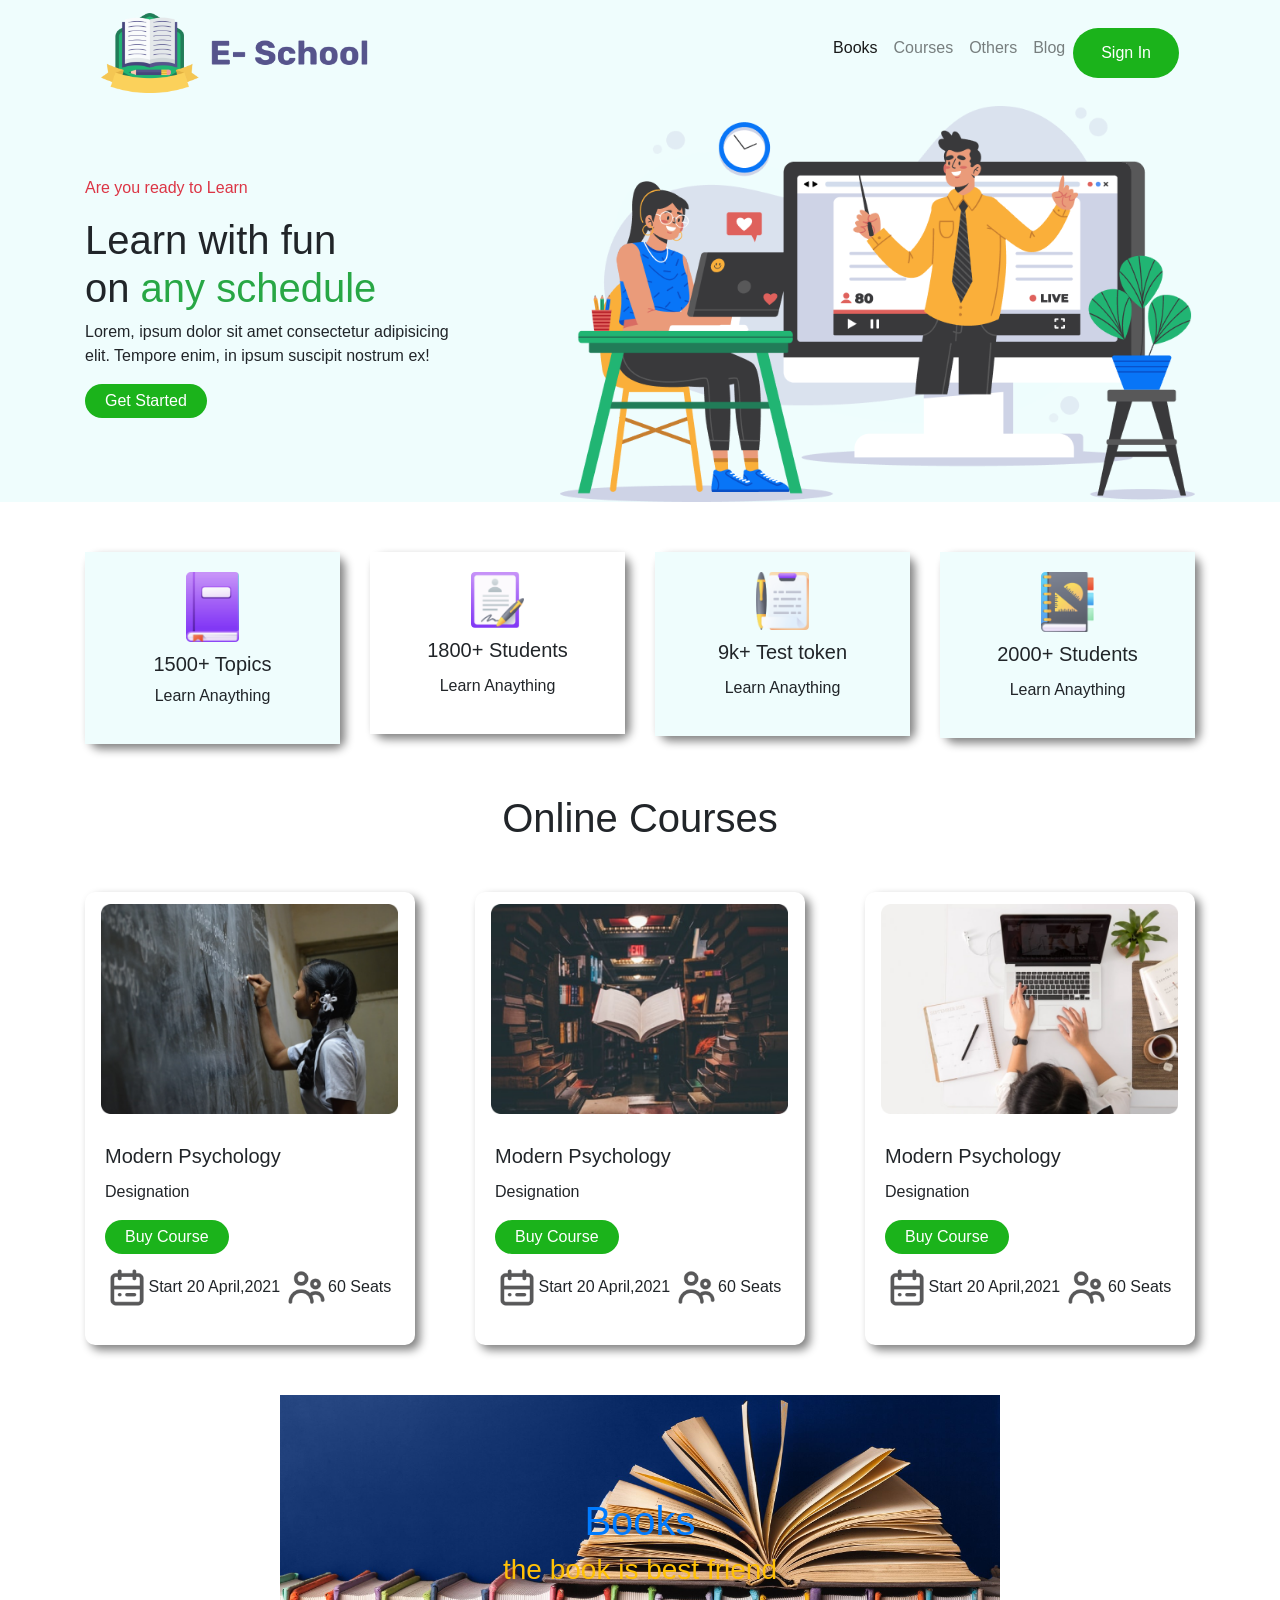
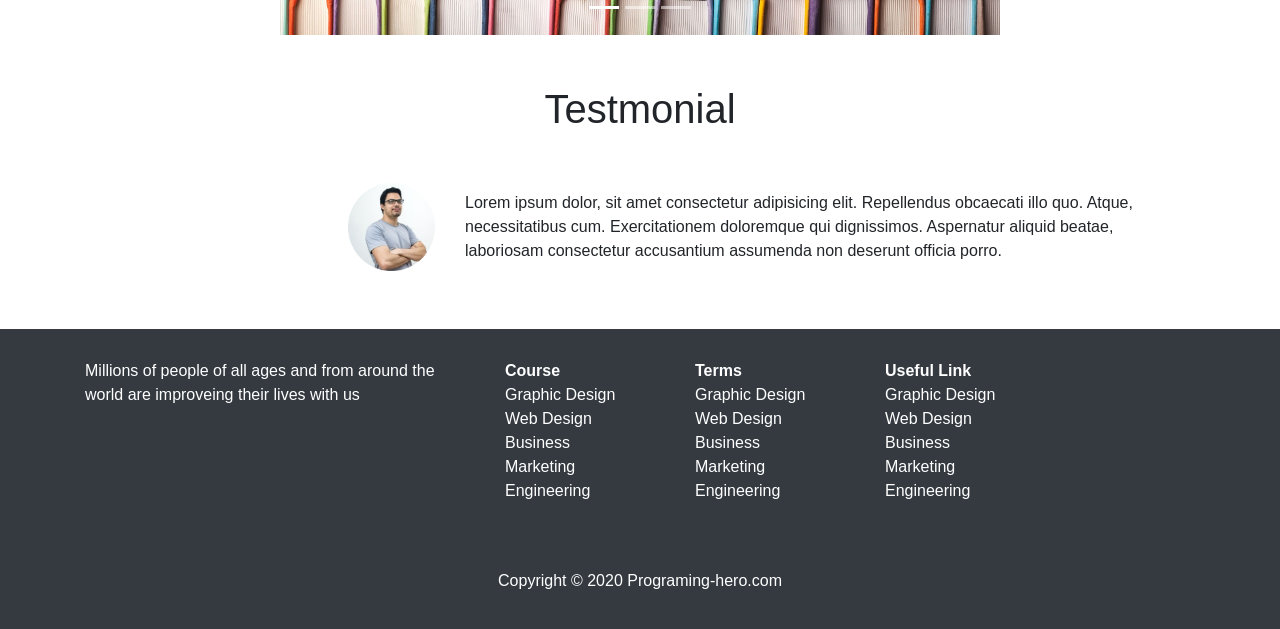
<file: index.html>
<!DOCTYPE html>
<html lang="en">
<head>
    <meta charset="UTF-8">
    <meta name="viewport" content="width=device-width, initial-scale=1.0">
    <title>E school</title>
    <link rel="stylesheet" href="https://stackpath.bootstrapcdn.com/bootstrap/4.5.0/css/bootstrap.min.css" integrity="sha384-9aIt2nRpC12Uk9gS9baDl411NQApFmC26EwAOH8WgZl5MYYxFfc+NcPb1dKGj7Sk" crossorigin="anonymous">
    <link rel="stylesheet" href="style.css">
    <link rel="shortcut icon" href="images/ICON/fab icon.png" type="image/x-icon">
</head>
<body>
    <div class="background-color">
        <div class="container">
            <nav class="navbar navbar-expand-lg navbar-light">
                <img class="navbar-brand img-fluid w-25" src="images/ICON/Logo.png" alt="">   
                <button class="navbar-toggler" type="button" data-toggle="collapse" data-target="#navbarText" aria-controls="navbarText" aria-expanded="false" aria-label="Toggle navigation">
                  <span class="navbar-toggler-icon"></span>
                </button>
                <div class="collapse navbar-collapse" id="navbarText">
                  <ul class="navbar-nav ml-auto">
                    <li class="nav-item active">
                      <a class="nav-link" href="#books">Books<span class="sr-only">(current)</span></a>
                    </li>
                    <li class="nav-item">
                      <a class="nav-link" href="#courses">Courses</a>
                    </li>
                    <li class="nav-item">
                      <a class="nav-link" href="#others">Others</a>
                    </li>
                    <li class="nav-item">
                        <a class="nav-link" href="#blog">Blog</a>
                      </li>
                      <li class="nav-item sign-button">
                        <a class="nav-link text-white" href="#">Sign In</a>
                      </li>
                  </ul>
                </div>
              </nav>
        </div>
    </div>
    

    <!--learn section-->
    <div class="background-color margin-between-two-area">
        <div class="container">
            <div class="row">
                <div class="col-12 col-sm-12 col-md-6 col-lg-5 col-xl-5">
                    <div class="get-started-area">
                        <p class="text-danger">Are you ready to Learn</p>
                        <h1>Learn with fun <br> on <span class="text-success">any schedule</span> </h1>
                        <p>Lorem, ipsum dolor sit amet consectetur adipisicing <br> elit. Tempore enim, in ipsum suscipit nostrum ex!</p>
                        <button class="sign-button">Get Started</button>
    
                    </div>
                   
                </div>
                <div class="col-12 col-sm-12 col-md-6 col-lg-7 col-xl-7 ">
                    <img class="img-fluid" src="images/Photos/Illustration.png" alt="">
                </div>
            </div>
        </div>
    </div>
    <!--catagory section-->
    <div  class="margin-between-two-area">
        <div class="container">
            <div class="row">
                <div class="col-12 col-sm-12 col-md-6 col-lg-4 col-xl-3">
                  <div class="card">
                    <div class="card-body background-color">
                      <img class="img-fluid w-25 rounded mx-auto d-block" src="images/ICON/book.png" alt="">
                      <h5 class="d-flex justify-content-center">1500+ Topics</h5>
                      <p class="d-flex justify-content-center">Learn Anaything</p>
                    </div>
                  </div>
                </div>
                <div class="col-12 col-sm-12 col-md-6 col-lg-4 col-xl-3">
                  <div class="card">
                    <div class="card-body bg-white" id="student-card">
                        <img class="img-fluid w-25 rounded mx-auto d-block" src="images/ICON/Student.png" alt="">
                      <h5 class="card-title d-flex justify-content-center">1800+ Students</h5>
                      <p class="d-flex justify-content-center">Learn Anaything</p>
                    </div>
                  </div>
                </div>
                    <div class="col-12 col-sm-12 col-md-6 col-lg-4 col-xl-3">
                      <div class="card">
                        <div class="card-body background-color">
                            <img class="img-fluid w-25 rounded mx-auto d-block" src="images/ICON/Test.png" alt="">
                          <h5 class="card-title d-flex justify-content-center">9k+ Test token</h5>
                          <p class="d-flex justify-content-center">Learn Anaything</p>
                        </div>
                      </div>
                  </div>
                  <div class="col-12 col-sm-12 col-md-6 col-lg-4 col-xl-3 ">
                    <div class="card ">
                      <div class="card-body background-color">
                        <img class="img-fluid w-25 rounded mx-auto d-block" src="images/ICON/Students.png" alt="">
                        <h5 class="card-title d-flex justify-content-center">2000+ Students</h5>
                        <p class="d-flex justify-content-center">Learn Anaything</p>
                      </div>
                    </div>
                </div>
              </div>
        </div>
        
    </div>
    <!--online courses area-->
    <div class="container margin-between-two-area courses" id="courses">
        <div>
            <h1 class="text-center margin-between-two-area courses">Online Courses</h1>
        </div>
        <div class="row">
            <div class="card-deck">
                <div class="col-12 col-sm-12 col-md-6 col-lg-4">
                    <div class="card">
                        <img class="img-fluid w- courses-img" src="images/Photos/Morder pyschology.png" class="card-img-top" alt="...">
                        <div class="card-body">
                          <h5 class="card-title">Modern Psychology</h5>
                          <p class="card-text">Designation</p>
                          <button class="sign-button">Buy Course</button>
                          <div class="calender-top-margin">
                            <p><img class="calender-icon" src="images/ICON/calendar.png" alt="">Start 20 April,2021 <span ><img class="img-fluid calender-icon" src="images/ICON/people.png" alt=""></span>60 Seats</p>
                          </div>
                          
                        </div>
                      </div>
                </div>
                <div class="col-12 col-sm-12 col-md-6 col-lg-4">
                  <div class="card">
                    <img class="img-fluid w- courses-img" src="images/Photos/Morder psyc.png" class="card-img-top" alt="...">
                    <div class="card-body">
                      <h5 class="card-title">Modern Psychology</h5>
                      <p class="card-text">Designation</p>
                      <button class="sign-button">Buy Course</button>
                      <div class="calender-top-margin">
                        <p><img class="calender-icon" src="images/ICON/calendar.png" alt="">Start 20 April,2021 <span ><img class="img-fluid calender-icon" src="images/ICON/people.png" alt=""></span>60 Seats</p>
                      </div>
                      
                    </div>
                  </div>
                </div>
                <div class="col-12 col-sm-12 col-md-6 col-lg-4">
                  <div class="card">
                    <img class="img-fluid w- courses-img" src="images/Photos/Morder pychons.png" class="card-img-top" alt="...">
                    <div class="card-body">
                      <h5 class="card-title">Modern Psychology</h5>
                      <p class="card-text">Designation</p>
                      <button class="sign-button">Buy Course</button>
                      <div class="calender-top-margin">
                        <p><img class="calender-icon" src="images/ICON/calendar.png" alt="">Start 20 April,2021 <span ><img class="img-fluid calender-icon" src="images/ICON/people.png" alt=""></span>60 Seats</p>
                      </div>
                      
                    </div>
                  </div>
                </div>
              </div>
        </div>
      
    </div>
    <!--casouel area-->
    <div class="container margin-between-two-area">
      <div id="carouselExampleCaptions" class="carousel slide" data-ride="carousel">
          <ol class="carousel-indicators">
            <li data-target="#carouselExampleCaptions" data-slide-to="0" class="active"></li>
            <li data-target="#carouselExampleCaptions" data-slide-to="1"></li>
            <li data-target="#carouselExampleCaptions" data-slide-to="2"></li>
          </ol>
          <div class="carousel-inner">
            <div class="carousel-item active">
              <img class="img-fluid" id="carsoul-image" src="images/books.jpg " class="d-block w-100" alt="...">
              <div class="carousel-caption d-none d-md-block">
                <h1 class="text-primary">Books</h1>
                <h3 class="text-warning">the book is best friend</h3>
              </div>
            </div>
            <div class="carousel-item">
              <img class="img-fluid" id="carsoul-image" src="images/hard work.jpeg" class="d-block w-100" alt="...">
              <div class="carousel-caption d-none d-md-block">
                  <h1 class="text-primary">Hard Work</h1>
                  <h3 class="text-success">Do or Do not There is no try</h3>
              </div>
            </div>
            <div class="carousel-item">
              <img class="img-fluid" id="carsoul-image" src="images/study.jpg" class="d-block w-100" alt="...">
              <div class="carousel-caption d-none d-md-block">
                  <h1 class="text-primary">Study</h1>
                  <h3 class="text-warning">Hard work will never Dissapointed you</h3>
              </div>
            </div>
          </div>
          <a class="carousel-control-prev" href="#carouselExampleCaptions" role="button" data-slide="prev">
            <span class="carousel-control-prev-icon" aria-hidden="true"></span>
            <span class="sr-only">Previous</span>
          </a>
          <a class="carousel-control-next" href="#carouselExampleCaptions" role="button" data-slide="next">
            <span class="carousel-control-next-icon" aria-hidden="true"></span>
            <span class="sr-only">Next</span>
          </a>
        </div>
  </div>

    <!--Testmonial area-->
    <div class="container margin-between-two-area courses" id="blog">
      <div>
        <h1 class="text-center margin-between-two-area courses" id="others">Testmonial</h1>
      </div>
      <div class="row">
        <div class="col-12 col-sm-12 col-md-4 col-lg-4">
          <img class="img-fluid w-25 d-flex ml-auto" src="images/Photos/Man.png" alt="">
        </div>
        <div class="col-12 col-sm-12 col-md-9 col-lg-8">
          <p class="texmonial-paragraph">Lorem ipsum dolor, sit amet consectetur adipisicing elit. Repellendus obcaecati illo quo. Atque, necessitatibus cum. Exercitationem doloremque qui dignissimos. Aspernatur aliquid beatae, laboriosam consectetur accusantium assumenda non deserunt officia porro.</p>
        </div>
      </div>
    </div>


    <!--footer area-->
    <div class="bg-dark" id="footer-bg">
      <div class="container" id="blog">
        <div class="row ">
          <div class="col-12 col-sm-6 col-md-6 col-lg-6 col-xl-4 ">
            <p class="text-white footer-element ">Millions of people of all ages and from around the world are improveing their lives with us</p>
          </div>
          <div class="col-12 col-sm-6 col-md-6 col-lg-6 col-xl-2">
            <ul class="order-list text-white footer-element">
              <li class="font-weight-bold">Course</li>
              <li>Graphic Design</li>
              <li>Web Design</li>
              <li>Business</li>
              <li>Marketing</li>
              <li>Engineering</li>
            </ul>
          </div>
          <div class="col-12 col-sm-6 col-md-6 col-lg-4 col-xl-2"> <ul class="order-list text-white footer-element">
            <li class="font-weight-bold">Terms</li>
            <li>Graphic Design</li>
            <li>Web Design</li>
            <li>Business</li>
            <li>Marketing</li>
            <li>Engineering</li>
          </ul></div>
          <div class="col-12 col-sm-6 col-md-6 col-lg-4 col-xl-2"> <ul class="order-list text-white footer-element">
            <li class="font-weight-bold">Useful Link</li>
            <li>Graphic Design</li>
            <li>Web Design</li>
            <li>Business</li>
            <li>Marketing</li>
            <li>Engineering</li>
          </ul></div>
        </div>
      </div>
      <footer>Copyright © 2020 Programing-hero.com</footer>
    </div>

    
<!--javascriptline-->
    <script src="https://code.jquery.com/jquery-3.5.1.slim.min.js" integrity="sha384-DfXdz2htPH0lsSSs5nCTpuj/zy4C+OGpamoFVy38MVBnE+IbbVYUew+OrCXaRkfj" crossorigin="anonymous"></script>
<script src="https://cdn.jsdelivr.net/npm/popper.js@1.16.0/dist/umd/popper.min.js" integrity="sha384-Q6E9RHvbIyZFJoft+2mJbHaEWldlvI9IOYy5n3zV9zzTtmI3UksdQRVvoxMfooAo" crossorigin="anonymous"></script>
<script src="https://stackpath.bootstrapcdn.com/bootstrap/4.5.0/js/bootstrap.min.js" integrity="sha384-OgVRvuATP1z7JjHLkuOU7Xw704+h835Lr+6QL9UvYjZE3Ipu6Tp75j7Bh/kR0JKI" crossorigin="anonymous"></script>
</body>
</html>
</file>
<file: style.css>
.sign-button{
    background-color: rgb(27, 179, 27);
    border: none;
    border-radius: 30px;
    padding: 5px 20px;
    color:white;
}
.get-started-area{
    margin-top: 70px;
}
.background-color{
    background-color: rgb(239, 253, 253);
}
.margin-between-two-area{
    margin-bottom: 50px;
}
.card h5{
    padding-top: 10px;
}
.card{
    border: none;   
}

.calender-icon{
    width: 15%;
}
.card{
    box-shadow: 5px 5px 10px grey;
    border-radius: 10px;
}
.courses-img{
    width: 90%;
    margin:12px 16px 0 16px;
}
.calender-top-margin{
    margin-top: 12px;
}
.texmonial-paragraph{
    margin-right: 60px;
    margin-top: 8px;
}
#footer-bg{
    height: 300px;
}
.order-list{
    list-style: none;
}
.footer-element{
    margin-top: 30px;
}
#carsoul-image{
    display: block;
  margin-left: auto;
  margin-right: auto;
  height:15rem;
  width: 45rem;
}
footer{
    color: white;
    text-align: center;
    margin-top: 50px;
    font-weight: 400;
}
</file>
